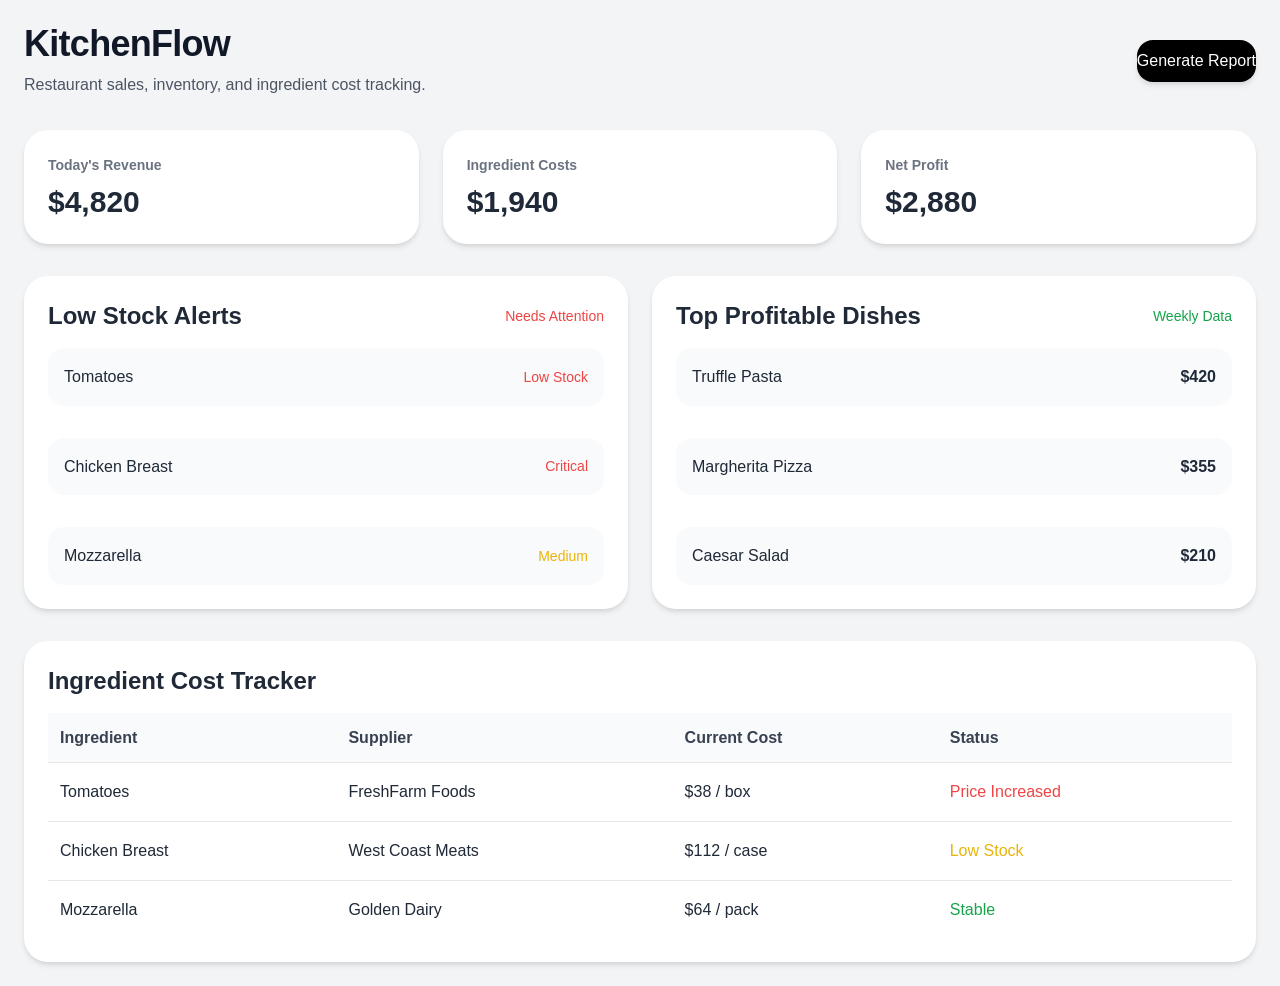
<file: index.html>
<!DOCTYPE html>
<html lang="en">
<head>
    <meta charset="UTF-8">
    <meta name="viewport" content="width=device-width, initial-scale=1.0">
    <title>KitchenFlow - Restaurant Dashboard</title>
    <link rel="stylesheet" href="style.css">
</head>
<body>
    <div class="min-h-screen bg-gray-100 p-6">
        <div class="max-w-7xl mx-auto">
            <!-- Header -->
            <header class="mb-8 flex items-center justify-between">
                <div>
                    <h1 class="text-4xl font-bold text-gray-900">KitchenFlow</h1>
                    <p class="text-gray-600 mt-2">
                        Restaurant sales, inventory, and ingredient cost tracking.
                    </p>
                </div>
                <button id="generateReportBtn" class="bg-black text-white px-5 py-3 rounded-2xl shadow-md hover:scale-105 transition">
                    Generate Report
                </button>
            </header>

            <!-- Key Metrics -->
            <div class="grid grid-cols-1 md:grid-cols-3 gap-6 mb-8">
                <!-- Revenue Card -->
                <div class="bg-white rounded-3xl shadow-md p-6">
                    <h2 class="text-gray-500 text-sm">Today's Revenue</h2>
                    <p class="text-3xl font-bold mt-2" id="todayRevenue">$0</p>
                </div>

                <!-- Ingredient Costs Card -->
                <div class="bg-white rounded-3xl shadow-md p-6">
                    <h2 class="text-gray-500 text-sm">Ingredient Costs</h2>
                    <p class="text-3xl font-bold mt-2" id="ingredientCosts">$0</p>
                </div>

                <!-- Net Profit Card -->
                <div class="bg-white rounded-3xl shadow-md p-6">
                    <h2 class="text-gray-500 text-sm">Net Profit</h2>
                    <p class="text-3xl font-bold mt-2" id="netProfit">$0</p>
                </div>
            </div>

            <!-- Main Content Grid -->
            <div class="grid grid-cols-1 lg:grid-cols-2 gap-6">
                <!-- Low Stock Alerts -->
                <div class="bg-white rounded-3xl shadow-md p-6">
                    <div class="flex items-center justify-between mb-4">
                        <h2 class="text-2xl font-semibold">Low Stock Alerts</h2>
                        <span class="text-sm text-red-500 font-medium">
                            Needs Attention
                        </span>
                    </div>

                    <div class="space-y-4" id="lowStockContainer">
                        <!-- Low stock items will be rendered here by JS -->
                    </div>
                </div>

                <!-- Top Profitable Dishes -->
                <div class="bg-white rounded-3xl shadow-md p-6">
                    <div class="flex items-center justify-between mb-4">
                        <h2 class="text-2xl font-semibold">Top Profitable Dishes</h2>
                        <span class="text-sm text-green-600 font-medium">
                            Weekly Data
                        </span>
                    </div>

                    <div class="space-y-4" id="topDishesContainer">
                        <!-- Top dishes will be rendered here by JS -->
                    </div>
                </div>
            </div>

            <!-- Ingredient Cost Tracker -->
            <div class="bg-white rounded-3xl shadow-md p-6 mt-8">
                <h2 class="text-2xl font-semibold mb-4">Ingredient Cost Tracker</h2>

                <table class="w-full border-collapse">
                    <thead>
                        <tr class="text-left border-b">
                            <th class="py-3">Ingredient</th>
                            <th class="py-3">Supplier</th>
                            <th class="py-3">Current Cost</th>
                            <th class="py-3">Status</th>
                        </tr>
                    </thead>

                    <tbody id="costTrackerTable">
                        <!-- Ingredient rows will be rendered here by JS -->
                    </tbody>
                </table>
            </div>
        </div>
    </div>

    <script src="script.js"></script>
</body>
</html>
</file>
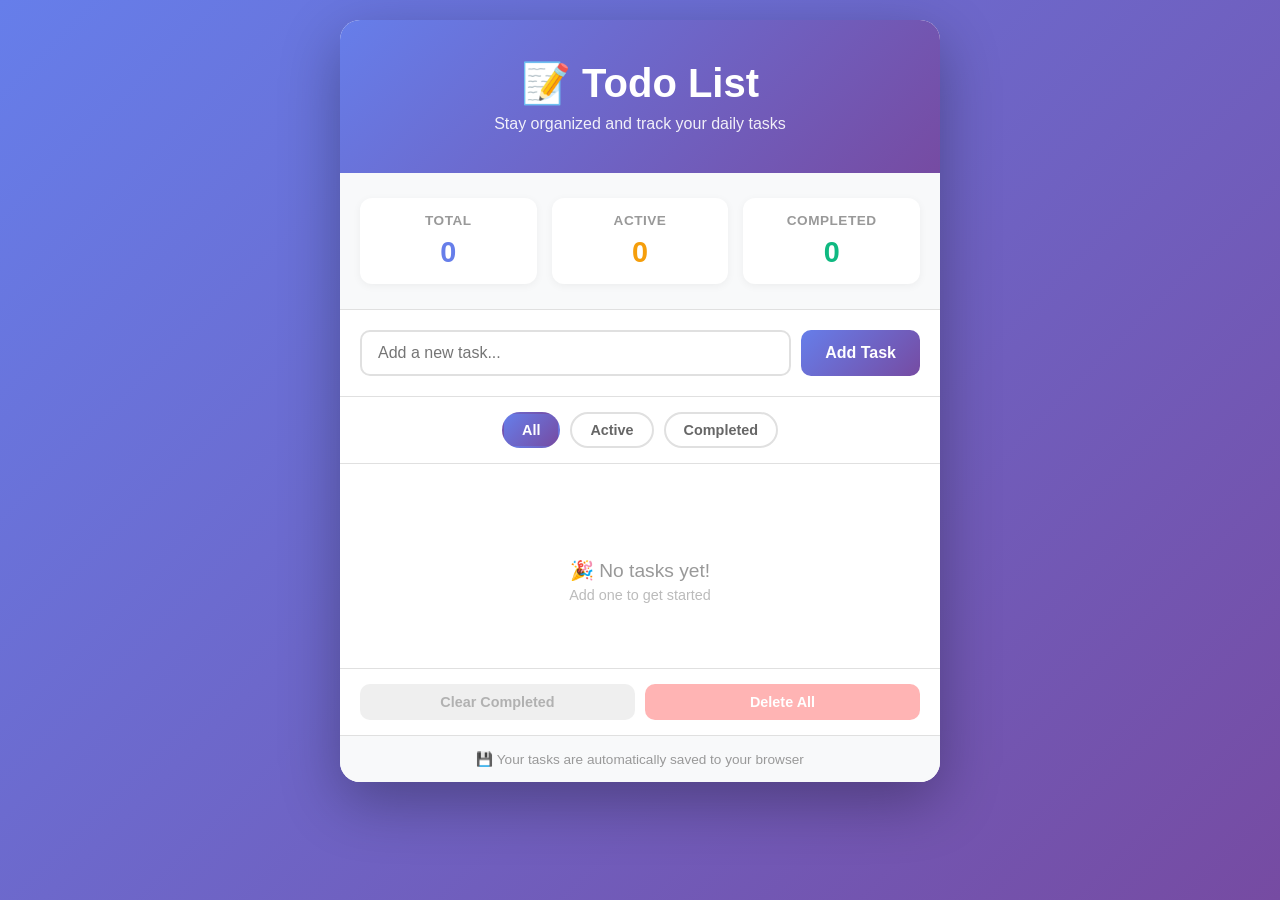
<file: todo-index.html>
<!DOCTYPE html>
<html lang="en">
<head>
    <meta charset="UTF-8">
    <meta name="viewport" content="width=device-width, initial-scale=1.0">
    <title>Todo List App</title>
    <link rel="stylesheet" href="todo-style.css">
</head>
<body>
    <div class="container">
        <!-- Header -->
        <div class="header">
            <h1>📝 Todo List</h1>
            <p class="subtitle">Stay organized and track your daily tasks</p>
        </div>

        <!-- Statistics -->
        <div class="stats">
            <div class="stat-card">
                <span class="stat-label">Total</span>
                <span class="stat-number" id="totalCount">0</span>
            </div>
            <div class="stat-card">
                <span class="stat-label">Active</span>
                <span class="stat-number active" id="activeCount">0</span>
            </div>
            <div class="stat-card">
                <span class="stat-label">Completed</span>
                <span class="stat-number completed" id="completedCount">0</span>
            </div>
        </div>

        <!-- Input Section -->
        <div class="input-section">
            <input
                type="text"
                id="todoInput"
                class="todo-input"
                placeholder="Add a new task..."
                autocomplete="off"
            >
            <button id="addBtn" class="add-btn">Add Task</button>
        </div>

        <!-- Filter Buttons -->
        <div class="filter-buttons">
            <button class="filter-btn active" data-filter="all">All</button>
            <button class="filter-btn" data-filter="active">Active</button>
            <button class="filter-btn" data-filter="completed">Completed</button>
        </div>

        <!-- Todo List -->
        <div class="todo-container">
            <ul class="todo-list" id="todoList"></ul>
            <div class="empty-state" id="emptyState">
                <p>🎉 No tasks yet!</p>
                <p class="empty-subtitle">Add one to get started</p>
            </div>
        </div>

        <!-- Action Buttons -->
        <div class="action-buttons">
            <button id="clearCompletedBtn" class="btn-secondary">Clear Completed</button>
            <button id="deleteAllBtn" class="btn-danger">Delete All</button>
        </div>

        <!-- Footer -->
        <div class="footer">
            <p>💾 Your tasks are automatically saved to your browser</p>
        </div>
    </div>

    <script src="todo-script.js"></script>
</body>
</html>
</file>
<file: style.css>
/* ============================================
   KITCHENFLOW DASHBOARD - STYLESHEET
   ============================================ */

/* Reset & Base Styles */
* {
    margin: 0;
    padding: 0;
    box-sizing: border-box;
}

html {
    font-size: 16px;
    scroll-behavior: smooth;
}

body {
    font-family: -apple-system, BlinkMacSystemFont, 'Segoe UI', 'Roboto', 'Oxygen', 'Ubuntu', 'Cantarell', sans-serif;
    line-height: 1.6;
    color: #1f2937;
    background-color: #f3f4f6;
}

/* ============================================
   UTILITY CLASSES
   ============================================ */

/* Display & Layout */
.min-h-screen {
    min-height: 100vh;
}

.max-w-7xl {
    max-width: 80rem;
}

.mx-auto {
    margin-left: auto;
    margin-right: auto;
}

.p-6 {
    padding: 1.5rem;
}

.mb-8 {
    margin-bottom: 2rem;
}

.mb-4 {
    margin-bottom: 1rem;
}

.mt-2 {
    margin-top: 0.5rem;
}

.mt-8 {
    margin-top: 2rem;
}

/* Flexbox */
.flex {
    display: flex;
}

.items-center {
    align-items: center;
}

.justify-between {
    justify-content: space-between;
}

/* Grid */
.grid {
    display: grid;
    gap: 1.5rem;
}

.grid-cols-1 {
    grid-template-columns: 1fr;
}

.gap-6 {
    gap: 1.5rem;
}

.space-y-4 > * + * {
    margin-top: 1rem;
}

/* Background Colors */
.bg-gray-100 {
    background-color: #f3f4f6;
}

.bg-gray-50 {
    background-color: #f9fafb;
}

.bg-gray-500 {
    color: #6b7280;
}

.bg-gray-600 {
    color: #4b5563;
}

.bg-gray-900 {
    color: #111827;
}

.bg-white {
    background-color: #ffffff;
}

.bg-black {
    background-color: #000000;
}

/* Text Styles */
.text-4xl {
    font-size: 2.25rem;
    line-height: 2.5rem;
}

.text-3xl {
    font-size: 1.875rem;
    line-height: 2.25rem;
}

.text-2xl {
    font-size: 1.5rem;
    line-height: 2rem;
}

.text-sm {
    font-size: 0.875rem;
}

.font-bold {
    font-weight: 700;
}

.font-semibold {
    font-weight: 600;
}

.font-medium {
    font-weight: 500;
}

.text-gray-900 {
    color: #111827;
}

.text-gray-600 {
    color: #4b5563;
}

.text-gray-500 {
    color: #6b7280;
}

.text-white {
    color: #ffffff;
}

.text-red-500 {
    color: #ef4444;
}

.text-red-600 {
    color: #dc2626;
}

.text-yellow-500 {
    color: #eab308;
}

.text-green-600 {
    color: #16a34a;
}

/* Rounded Corners */
.rounded-2xl {
    border-radius: 1rem;
}

.rounded-3xl {
    border-radius: 1.5rem;
}

/* Shadows */
.shadow-md {
    box-shadow: 0 4px 6px -1px rgba(0, 0, 0, 0.1), 0 2px 4px -1px rgba(0, 0, 0, 0.06);
}

/* Borders */
.border-b {
    border-bottom: 1px solid #e5e7eb;
}

.border-collapse {
    border-collapse: collapse;
}

.py-3 {
    padding-top: 0.75rem;
    padding-bottom: 0.75rem;
}

.py-4 {
    padding-top: 1rem;
    padding-bottom: 1rem;
}

.p-4 {
    padding: 1rem;
}

/* Transitions & Hover */
.transition {
    transition-property: all;
    transition-timing-function: cubic-bezier(0.4, 0, 0.2, 1);
    transition-duration: 150ms;
}

.hover\:scale-105:hover {
    transform: scale(1.05);
}

/* Buttons */
button {
    cursor: pointer;
    border: none;
    font-size: 1rem;
    font-weight: 500;
}

button:active {
    opacity: 0.95;
}

/* Table Styling */
table {
    width: 100%;
}

thead {
    background-color: #f9fafb;
}

th {
    text-align: left;
    font-weight: 600;
    padding: 0.75rem;
    color: #374151;
}

td {
    padding: 0.75rem;
    color: #1f2937;
}

/* ============================================
   RESPONSIVE DESIGN
   ============================================ */

/* Tablet: 768px and up */
@media (min-width: 768px) {
    .md\:grid-cols-3 {
        grid-template-columns: repeat(3, 1fr);
    }
}

/* Desktop: 1024px and up */
@media (min-width: 1024px) {
    .lg\:grid-cols-2 {
        grid-template-columns: repeat(2, 1fr);
    }
}

/* ============================================
   COMPONENT STYLES
   ============================================ */

/* Header */
header {
    background-color: transparent;
}

header h1 {
    letter-spacing: -0.02em;
}

/* Metric Cards */
.bg-white {
    transition: transform 0.2s ease, box-shadow 0.2s ease;
}

.bg-white:hover {
    transform: translateY(-2px);
    box-shadow: 0 10px 15px -3px rgba(0, 0, 0, 0.1);
}

/* Sections */
.space-y-4 {
    display: flex;
    flex-direction: column;
    gap: 1rem;
}

/* Status Colors */
.text-red-500 {
    color: #ef4444;
    font-weight: 500;
}

.text-yellow-500 {
    color: #eab308;
    font-weight: 500;
}

.text-green-600 {
    color: #16a34a;
    font-weight: 500;
}

/* Table Rows */
tbody tr:hover {
    background-color: #f9fafb;
}

/* ============================================
   ACCESSIBILITY
   ============================================ */

button:focus {
    outline: 2px solid #000;
    outline-offset: 2px;
}

/* Dark Mode (Optional - for future) */
@media (prefers-color-scheme: dark) {
    body {
        background-color: #1f2937;
        color: #f3f4f6;
    }

    .bg-white {
        background-color: #374151;
    }

    .text-gray-900 {
        color: #f9fafb;
    }

    .text-gray-600 {
        color: #d1d5db;
    }
}
</file>
<file: todo-style.css>
/* ============================================
   TODO APP - STYLESHEET
   ============================================ */

* {
    margin: 0;
    padding: 0;
    box-sizing: border-box;
}

html {
    font-size: 16px;
    scroll-behavior: smooth;
}

body {
    font-family: 'Segoe UI', Tahoma, Geneva, Verdana, sans-serif;
    background: linear-gradient(135deg, #667eea 0%, #764ba2 100%);
    min-height: 100vh;
    padding: 20px;
    color: #333;
}

/* ============================================
   CONTAINER & LAYOUT
   ============================================ */

.container {
    max-width: 600px;
    margin: 0 auto;
    background: white;
    border-radius: 20px;
    box-shadow: 0 20px 60px rgba(0, 0, 0, 0.3);
    overflow: hidden;
    animation: slideIn 0.5s ease-out;
}

@keyframes slideIn {
    from {
        opacity: 0;
        transform: translateY(30px);
    }
    to {
        opacity: 1;
        transform: translateY(0);
    }
}

/* ============================================
   HEADER
   ============================================ */

.header {
    background: linear-gradient(135deg, #667eea 0%, #764ba2 100%);
    color: white;
    padding: 40px 30px;
    text-align: center;
}

.header h1 {
    font-size: 2.5rem;
    margin-bottom: 8px;
    font-weight: 700;
}

.subtitle {
    font-size: 1rem;
    opacity: 0.9;
    font-weight: 300;
}

/* ============================================
   STATS
   ============================================ */

.stats {
    display: grid;
    grid-template-columns: repeat(3, 1fr);
    gap: 15px;
    padding: 25px 20px;
    background: #f8f9fa;
    border-bottom: 1px solid #e0e0e0;
}

.stat-card {
    display: flex;
    flex-direction: column;
    align-items: center;
    gap: 8px;
    padding: 15px;
    background: white;
    border-radius: 12px;
    box-shadow: 0 2px 8px rgba(0, 0, 0, 0.05);
}

.stat-label {
    font-size: 0.85rem;
    color: #999;
    font-weight: 600;
    text-transform: uppercase;
    letter-spacing: 0.5px;
}

.stat-number {
    font-size: 1.8rem;
    font-weight: 700;
    color: #667eea;
}

.stat-number.active {
    color: #f59e0b;
}

.stat-number.completed {
    color: #10b981;
}

/* ============================================
   INPUT SECTION
   ============================================ */

.input-section {
    display: flex;
    gap: 10px;
    padding: 20px;
    background: white;
    border-bottom: 1px solid #e0e0e0;
}

.todo-input {
    flex: 1;
    padding: 12px 16px;
    border: 2px solid #e0e0e0;
    border-radius: 10px;
    font-size: 1rem;
    transition: border-color 0.3s ease, box-shadow 0.3s ease;
    font-family: inherit;
}

.todo-input:focus {
    outline: none;
    border-color: #667eea;
    box-shadow: 0 0 0 3px rgba(102, 126, 234, 0.1);
}

.add-btn {
    padding: 12px 24px;
    background: linear-gradient(135deg, #667eea 0%, #764ba2 100%);
    color: white;
    border: none;
    border-radius: 10px;
    font-weight: 600;
    cursor: pointer;
    transition: transform 0.2s ease, box-shadow 0.2s ease;
    font-size: 1rem;
}

.add-btn:hover {
    transform: translateY(-2px);
    box-shadow: 0 8px 16px rgba(102, 126, 234, 0.4);
}

.add-btn:active {
    transform: translateY(0);
}

/* ============================================
   FILTER BUTTONS
   ============================================ */

.filter-buttons {
    display: flex;
    gap: 10px;
    padding: 15px 20px;
    background: white;
    border-bottom: 1px solid #e0e0e0;
    justify-content: center;
}

.filter-btn {
    padding: 8px 18px;
    border: 2px solid #e0e0e0;
    background: white;
    border-radius: 20px;
    cursor: pointer;
    font-weight: 600;
    color: #666;
    transition: all 0.3s ease;
    font-size: 0.9rem;
}

.filter-btn:hover {
    border-color: #667eea;
    color: #667eea;
}

.filter-btn.active {
    background: linear-gradient(135deg, #667eea 0%, #764ba2 100%);
    color: white;
    border-color: transparent;
}

/* ============================================
   TODO LIST
   ============================================ */

.todo-container {
    min-height: 200px;
    max-height: 400px;
    overflow-y: auto;
    padding: 0;
}

.todo-list {
    list-style: none;
    padding: 15px 0;
}

.todo-item {
    display: flex;
    align-items: center;
    gap: 12px;
    padding: 15px 20px;
    border-bottom: 1px solid #f0f0f0;
    animation: fadeIn 0.3s ease-out;
}

@keyframes fadeIn {
    from {
        opacity: 0;
        transform: translateX(-10px);
    }
    to {
        opacity: 1;
        transform: translateX(0);
    }
}

.todo-item:hover {
    background: #f8f9fa;
}

.todo-item.removing {
    animation: fadeOut 0.3s ease-out;
}

@keyframes fadeOut {
    from {
        opacity: 1;
        transform: translateX(0);
    }
    to {
        opacity: 0;
        transform: translateX(10px);
    }
}

/* Checkbox */
.checkbox {
    width: 20px;
    height: 20px;
    cursor: pointer;
    accent-color: #667eea;
}

/* Todo Text */
.todo-text {
    flex: 1;
    font-size: 1rem;
    color: #333;
    word-break: break-word;
}

.todo-item.completed .todo-text {
    text-decoration: line-through;
    color: #999;
}

/* Todo Actions */
.todo-actions {
    display: flex;
    gap: 8px;
    opacity: 0;
    transition: opacity 0.2s ease;
}

.todo-item:hover .todo-actions {
    opacity: 1;
}

.edit-btn,
.delete-btn {
    background: none;
    border: none;
    cursor: pointer;
    font-size: 1.1rem;
    padding: 5px 8px;
    border-radius: 6px;
    transition: background 0.2s ease;
}

.edit-btn:hover {
    background: #e3f2fd;
}

.delete-btn:hover {
    background: #ffebee;
}

/* Empty State */
.empty-state {
    display: none;
    text-align: center;
    padding: 60px 20px;
    color: #999;
}

.empty-state.show {
    display: block;
    animation: fadeIn 0.3s ease-out;
}

.empty-state p {
    font-size: 1.2rem;
    margin: 5px 0;
}

.empty-subtitle {
    font-size: 0.9rem !important;
    color: #bbb;
}

/* ============================================
   ACTION BUTTONS
   ============================================ */

.action-buttons {
    display: flex;
    gap: 10px;
    padding: 15px 20px;
    background: white;
    border-top: 1px solid #e0e0e0;
}

.btn-secondary,
.btn-danger {
    flex: 1;
    padding: 10px 15px;
    border: none;
    border-radius: 10px;
    font-weight: 600;
    cursor: pointer;
    transition: all 0.3s ease;
    font-size: 0.9rem;
}

.btn-secondary {
    background: #e0e0e0;
    color: #666;
}

.btn-secondary:hover:not(:disabled) {
    background: #d0d0d0;
    transform: translateY(-2px);
}

.btn-danger {
    background: #ff6b6b;
    color: white;
}

.btn-danger:hover:not(:disabled) {
    background: #ff5252;
    transform: translateY(-2px);
}

.btn-secondary:disabled,
.btn-danger:disabled {
    opacity: 0.5;
    cursor: not-allowed;
}

/* ============================================
   FOOTER
   ============================================ */

.footer {
    text-align: center;
    padding: 15px 20px;
    background: #f8f9fa;
    border-top: 1px solid #e0e0e0;
    font-size: 0.85rem;
    color: #999;
}

/* ============================================
   SCROLLBAR STYLING
   ============================================ */

.todo-container::-webkit-scrollbar {
    width: 6px;
}

.todo-container::-webkit-scrollbar-track {
    background: #f1f1f1;
}

.todo-container::-webkit-scrollbar-thumb {
    background: #ccc;
    border-radius: 3px;
}

.todo-container::-webkit-scrollbar-thumb:hover {
    background: #999;
}

/* ============================================
   RESPONSIVE DESIGN
   ============================================ */

@media (max-width: 600px) {
    .header h1 {
        font-size: 1.8rem;
    }

    .stats {
        grid-template-columns: 1fr;
        gap: 10px;
    }

    .input-section {
        flex-direction: column;
    }

    .add-btn {
        width: 100%;
    }

    .filter-buttons {
        gap: 8px;
    }

    .filter-btn {
        flex: 1;
        padding: 8px 12px;
        font-size: 0.8rem;
    }

    .todo-item {
        padding: 12px 15px;
    }

    .todo-actions {
        opacity: 1;
    }

    body {
        padding: 10px;
    }
}
</file>
